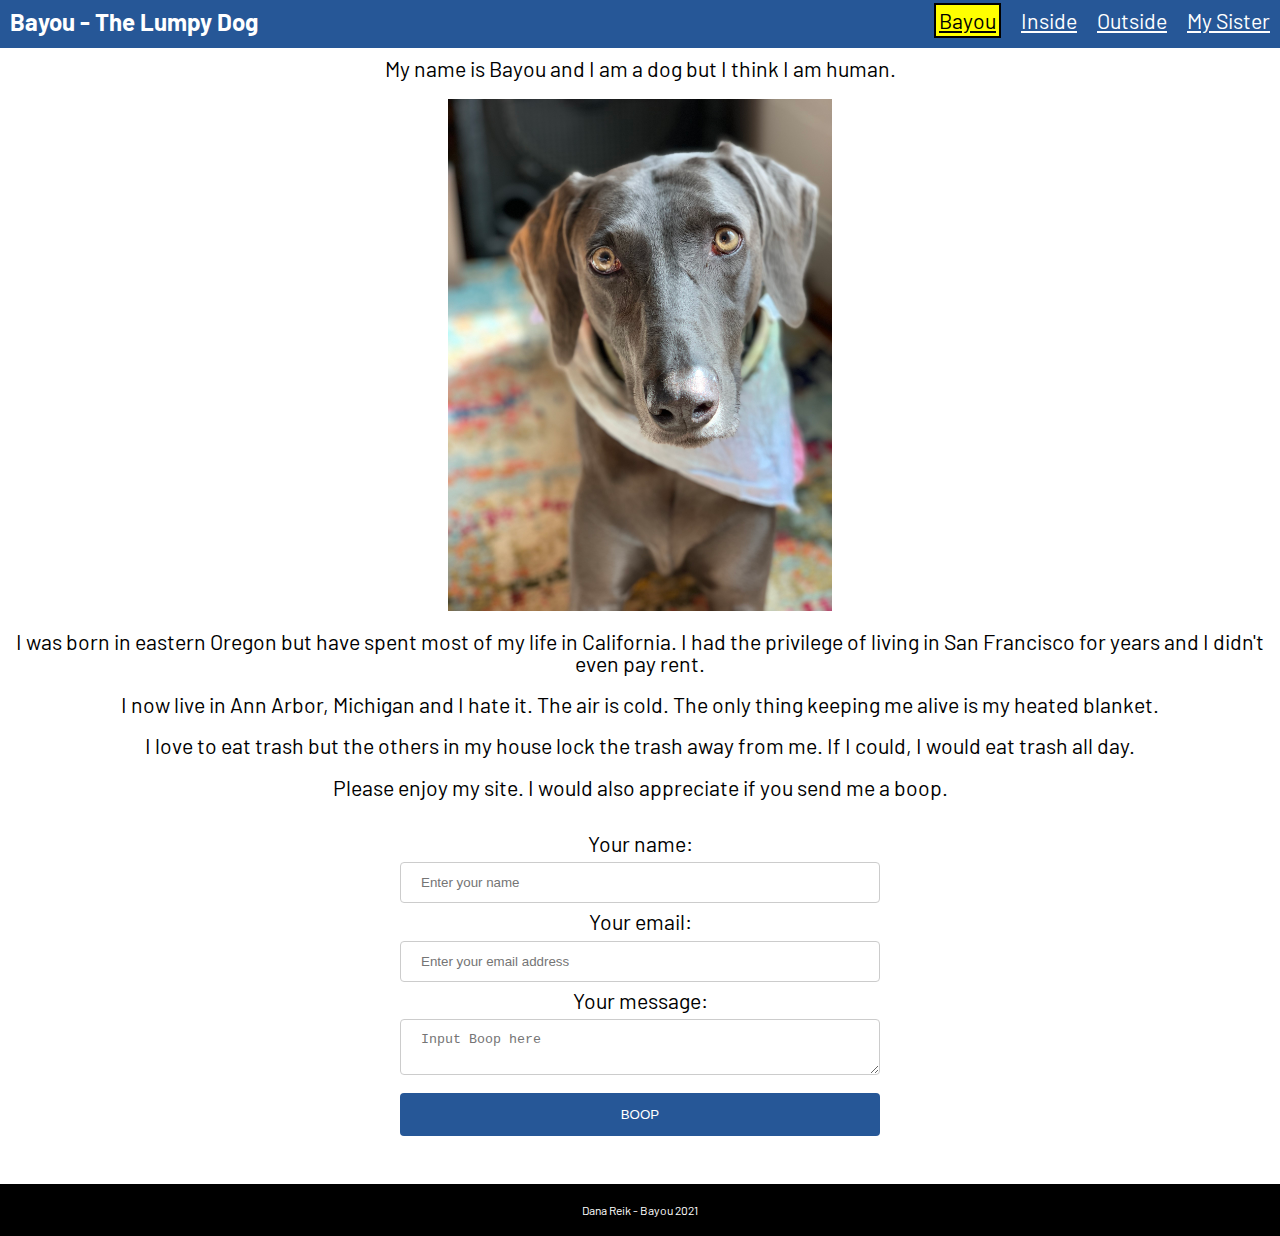
<file: index.html>
<!DOCTYPE html>
<html lang="en">
    <head>
<!-- Global site tag (gtag.js) - Google Analytics -->
<script async src="https://www.googletagmanager.com/gtag/js?id=G-ZTLSBCVL9G"></script>
<script>
  window.dataLayer = window.dataLayer || [];
  function gtag(){dataLayer.push(arguments);}
  gtag('js', new Date());

  gtag('config', 'G-ZTLSBCVL9G');
</script>
        <meta charset="utf-8">
        <meta name="viewport" content="width=device-width, initial-scale=1.0">
        <link rel="stylesheet" type="text/css" href="./css/html5reset.css">
        <link rel="stylesheet" type="text/css" href="./css/style.css">
        <link rel="stylesheet" href="https://fonts.googleapis.com/css?family=Barlow">
        <link rel="shortcut icon" type="image/png" href="images/silhouetteweimaraner.png"/>
        <title>Bayou - The Lumpy Dog</title>
    </head>
    <body>
        <div class="skip"><a href=#main>Skip to Main Content</a></div>
        <header>
            <nav>
                <ul class="nav_links">
                    <li class="nav_item" id="current_page"><a href="index.html">Bayou</a></li>
                    <li class="nav_item"><a href="inside.html">Inside</a></li>
                    <li class="nav_item"><a href="outside.html">Outside</a></li>
                    <li class="nav_item"><a href="sister.html">My Sister</a></li>
                </ul>
            </nav>
            <h1>Bayou - The Lumpy Dog</h1>
        </header>
        <main id="main">
            <p>My name is Bayou and I am a dog but I think I am human.</p>
            <img class="main_bayou" src="./images/img18.jpg" alt="gray dog with yellow eyes staring at the camera"/>
            <p>I was born in eastern Oregon but have spent most of my life in California. I had the privilege of living in San Francisco for years and I didn't even pay rent.</p>
            <p>I now live in Ann Arbor, Michigan and I hate it. The air is cold. The only thing keeping me alive is my heated blanket.</p>
            <p>I love to eat trash but the others in my house lock the trash away from me. If I could, I would eat trash all day.</p>
            <p>Please enjoy my site. I would also appreciate if you send me a boop.</p>
            <form action="https://formspree.io/f/mvodgrqo" method="POST">
                <label>
                    Your name:
                    <input type="text" placeholder="Enter your name" name="name">
                </label>
                <label>
                Your email:
                    <input type="email" placeholder="Enter your email address" name="_replyto">
                </label>
                <label>
                Your message:
                <textarea name="message" placeholder="Input Boop here"></textarea>
                </label>

                <button type="submit">BOOP</button>
            </form>
        </main>
        <footer id="first_footer">
            <p>Dana Reik - Bayou 2021</p>
        </footer>
    </body>














</html>
</file>
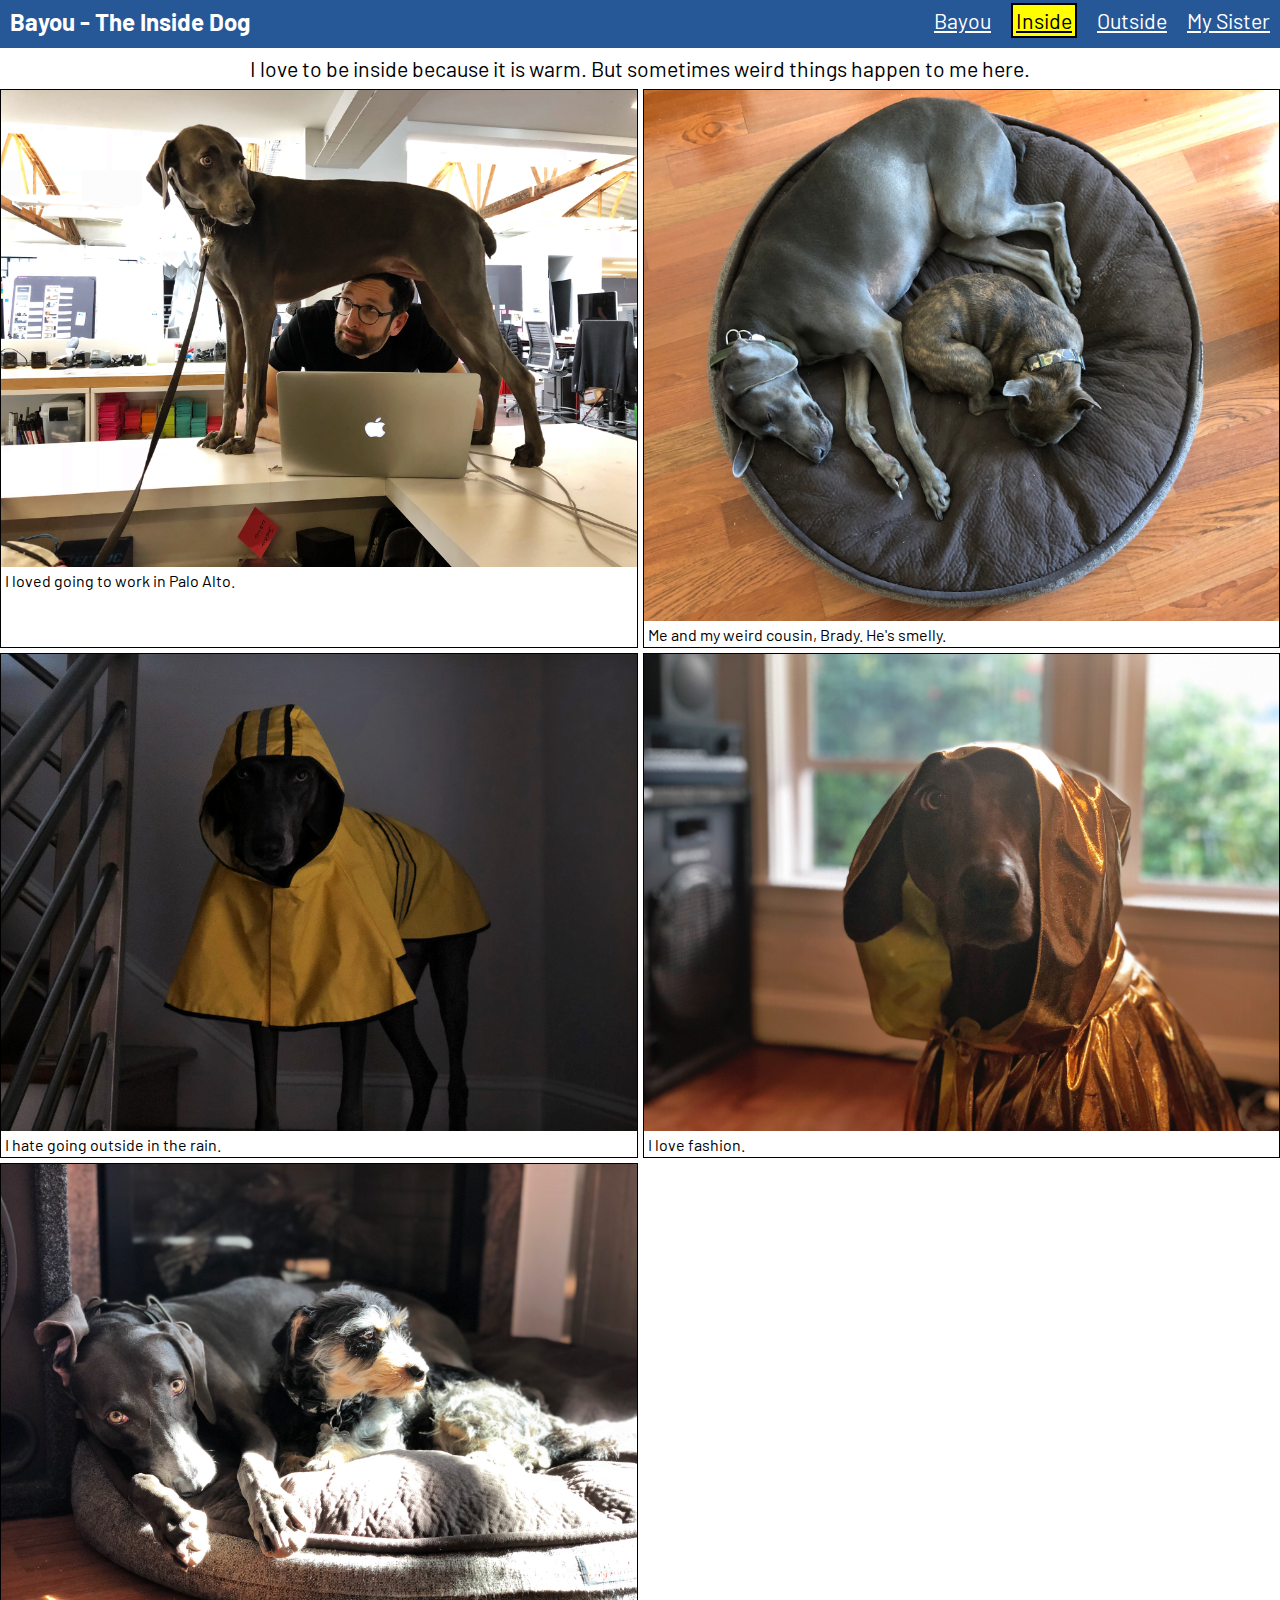
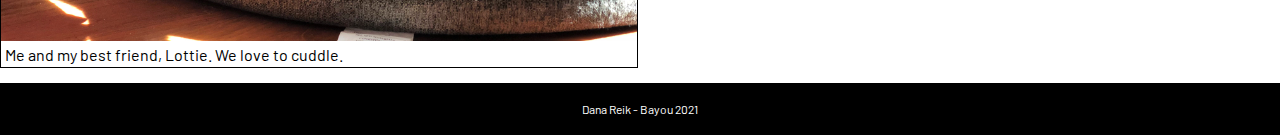
<file: inside.html>
<!DOCTYPE html>
<html lang="en">
    <head>
<!-- Global site tag (gtag.js) - Google Analytics -->
<script async src="https://www.googletagmanager.com/gtag/js?id=G-ZTLSBCVL9G"></script>
<script>
  window.dataLayer = window.dataLayer || [];
  function gtag(){dataLayer.push(arguments);}
  gtag('js', new Date());

  gtag('config', 'G-ZTLSBCVL9G');
</script>
        <meta charset="utf-8">
        <meta name="viewport" content="width=device-width, initial-scale=1.0">
        <link rel="stylesheet" type="text/css" href="./css/html5reset.css">
        <link rel="stylesheet" type="text/css" href="./css/style.css">
        <link rel="stylesheet" href="https://fonts.googleapis.com/css?family=Barlow">
        <link rel="shortcut icon" type="image/png" href="images/silhouetteweimaraner.png"/>
        <title>Bayou - The Lumpy Dog</title>
    </head>
    <body>
        <div class="skip"><a href=#main>Skip to Main Content</a></div>
        <header>
            <nav>
                <ul class="nav_links">
                    <li class="nav_item"><a href="index.html">Bayou</a></li>
                    <li class="nav_item" id="current_page"><a href="inside.html">Inside</a></li>
                    <li class="nav_item"><a href="outside.html">Outside</a></li>
                    <li class="nav_item"><a href="sister.html">My Sister</a></li>
                </ul>
            </nav>
            <h1>Bayou - The Inside Dog</h1>
        </header>
        <main id="main">
            <p>I love to be inside because it is warm. But sometimes weird things happen to me here.</p>
            <div class="inside_grid">
                <figure>
                    <img src="./images/img7.jpg" alt="dog standing on a desk over a man with a computer">
                    <figcaption>I loved going to work in Palo Alto.</figcaption>
                </figure>
                <figure>
                    <img src="./images/img8.jpg" alt="two dogs curled up on a bed together">
                    <figcaption>Me and my weird cousin, Brady. He's smelly.</figcaption>
                </figure>
                <figure>
                    <img src="./images/img9.jpg" alt="dog in yellow raincoat">
                    <figcaption>I hate going outside in the rain.</figcaption>
                </figure>
                <figure>
                    <img src="./images/img11.jpg" alt="dog in gold hooded cape">
                    <figcaption>I love fashion.</figcaption>
                </figure>
                <figure>
                    <img src="./images/img12.jpg" alt="2 dogs curled up together in the sun">
                    <figcaption>Me and my best friend, Lottie. We love to cuddle.</figcaption>
                </figure>
            </div>
        </main>
        <footer>
            <p>Dana Reik - Bayou 2021</p>
        </footer>
    </body>














</html>
</file>
<file: css/style.css>
body {
  font-family: "Barlow", sans-serif;
  font-size: 16pt;
}
.skip a{
  background: white;
  color: black;
  left: 0;
  padding: 6px;
  position: absolute;
  top: -40px;
  -webkit-transition: top 1s ease-out;
  transition: top 1s ease-out;
  z-index: 1;
}
.skip a:focus {
  top: 20px;
  color: black;
  text-decoration-style: solid;
}
*:focus {
  border: 2px solid black;
}
header {
  background: #265797;
  border-bottom: 4px solid #265797;
  display: flex;
  flex-direction: column-reverse;
  align-items: flex-start;
  justify-content: space-between;
}
h1 {
  font-size: 18pt;
  padding: 10px;
  color: white;
  display: flex;
  align-content: flex-start;
}
a:link {
  color: white;
}
a:visited {
  color: white;
}
a:hover {
  color: black;
  font-size: 22px;
}
#current_page a {
  background-color: yellow;
  padding: 3px;
  border: 2px solid black;
  color: black;
}
.nav_links {
  display: flex;
  align-items: flex-end;
  flex-direction: row;
  justify-content: space-around;
}
nav li {
  padding: 10px;
}
.main_bayou {
  padding: 10px;
  display: block;
  margin-left: auto;
  margin-right: auto;
  width: 50%;
  border: 3px solid #3f7dce;
}
form {
  text-align: center;
  padding: 25px;
}
input[type="text"], select {
  width: 100%;
  padding: 12px 20px;
  margin: 8px 0;
  display: inline-block;
  border: 1px solid #ccc;
  border-radius: 4px;
  box-sizing: border-box;
}
input[type="email"], select {
  width: 100%;
  padding: 12px 20px;
  margin: 8px 0;
  display: inline-block;
  border: 1px solid #ccc;
  border-radius: 4px;
  box-sizing: border-box;
}
textarea[name="message"], select {
  width: 100%;
  padding: 12px 20px;
  margin: 8px 0;
  display: inline-block;
  border: 1px solid #ccc;
  border-radius: 4px;
  box-sizing: border-box;
}
button[type=submit] {
  width: 100%;
  background-color: #265797;
  color: white;
  padding: 14px 20px;
  margin: 8px 0;
  border: none;
  border-radius: 4px;
  cursor: pointer;
}
p {
  padding: 10px;
  text-align: center;
}
.outside_grid, .inside_grid {
  width: 100%;
  display: grid;
  grid-template-columns: 1fr;
  grid-gap: 5px;
}
figure {
  border: 1px solid black;
}
.outside_grid img, .inside_grid img {
  width: 100%;
}
figcaption {
  font-size: 12pt;
  padding: 4px;
}
.cat_photo {
  width: 100%;
}

.flip-card {
  margin-left: auto;
  margin-right: auto;
  background-color: transparent;
  width: 300px;
  height: 200px;
  border: 1px solid #f1f1f1;
  perspective: 1000px;
}
.flip-card-front img {
  width: 300px;
  height: 200px;
}
.flip-card-inner {
  position: relative;
  width: 100%;
  height: 100%;
  text-align: center;
  transition: transform 0.8s;
  transform-style: preserve-3d;
}
.flip-card:hover .flip-card-inner,
.flip-card:focus-within .flip-card-inner,
.flip-card:active .flip-card-inner,
.flip-card:focus .flip-card-inner {
  transform: rotateY(180deg);
}
.flip-card-front, .flip-card-back {
  position: absolute;
  width: 100%;
  height: 100%;
  -webkit-backface-visibility: hidden;
  backface-visibility: hidden;
}
.flip-card-front {
  background-color: #bbb;
  color: black;
}
.flip-card-back {
  background-color: #265797;
  color: white;
  transform: rotateY(180deg);
  width: 100%;
}

footer {
  background-color: black;
  color: white;
  bottom: 0;
  width: 100%;
  padding-top: 10px;
  padding-bottom: 10px;
  font-size: 12px;
  position: relative;
}

@media screen and (min-width: 750px) {
  header {
    background: #265797;
    border-bottom: 4px solid #265797;
    display: flex;
    flex-direction: row-reverse;
    align-items: flex-start;
    justify-content: space-between;
  }
  .nav_links {
    display: flex;
    align-items: flex-end;
    flex-direction: row;
    justify-content: space-around;
  }
  nav li {
    padding: 10px;
  }
  main {
    padding: 0 0 15px 0;
  }
  form {
    padding-left: 150px;
    padding-right: 150px;
  }
  .main_bayou {
    width: 60%;
  }
  .outside_grid, .inside_grid {
    width: 100%;
    display: grid;
    grid-template-columns: 1fr 1fr;
  }
  footer {
    position: relative;
  }
  .cat_photo {
    display: block;
    margin-left: auto;
    margin-right: auto;
    width: 75%;
  }
}

@media screen and (min-width: 850px) {
  h1 {
    font-size: 18pt;
    padding: 10px;
    color: white;
    display: flex;
    align-content: flex-start;
  }
  .main_bayou {
    border: none;
  }
  form {
    padding-left: 200px;
    padding-right: 200px;
  }
  .cat_photo {
    width: 35%;
    filter: grayscale(2);
    transition-property: filter, border-radius, border;
    transition-duration: 8s;
    transition-timing-function: linear;

  }
  .cat_body, html {
    height: 100%
  }
  .cat_p {
    background-color: white;
  }
 
  .cat_body, .parallax {
    background-image: url("../images/pawprints.png");
    height: 100%;
    background-attachment: fixed;
    background-position: center;
    background-repeat: no-repeat;
    background-size: cover;
  }
}
@media screen and (min-width: 1000px) {
  form {
    padding-left: 400px;
    padding-right: 400px;
  }
  .main_bayou {
    width: 30%;
  }
}
@media all and (prefers-reduced-motion:reduce){
	
}
</file>
